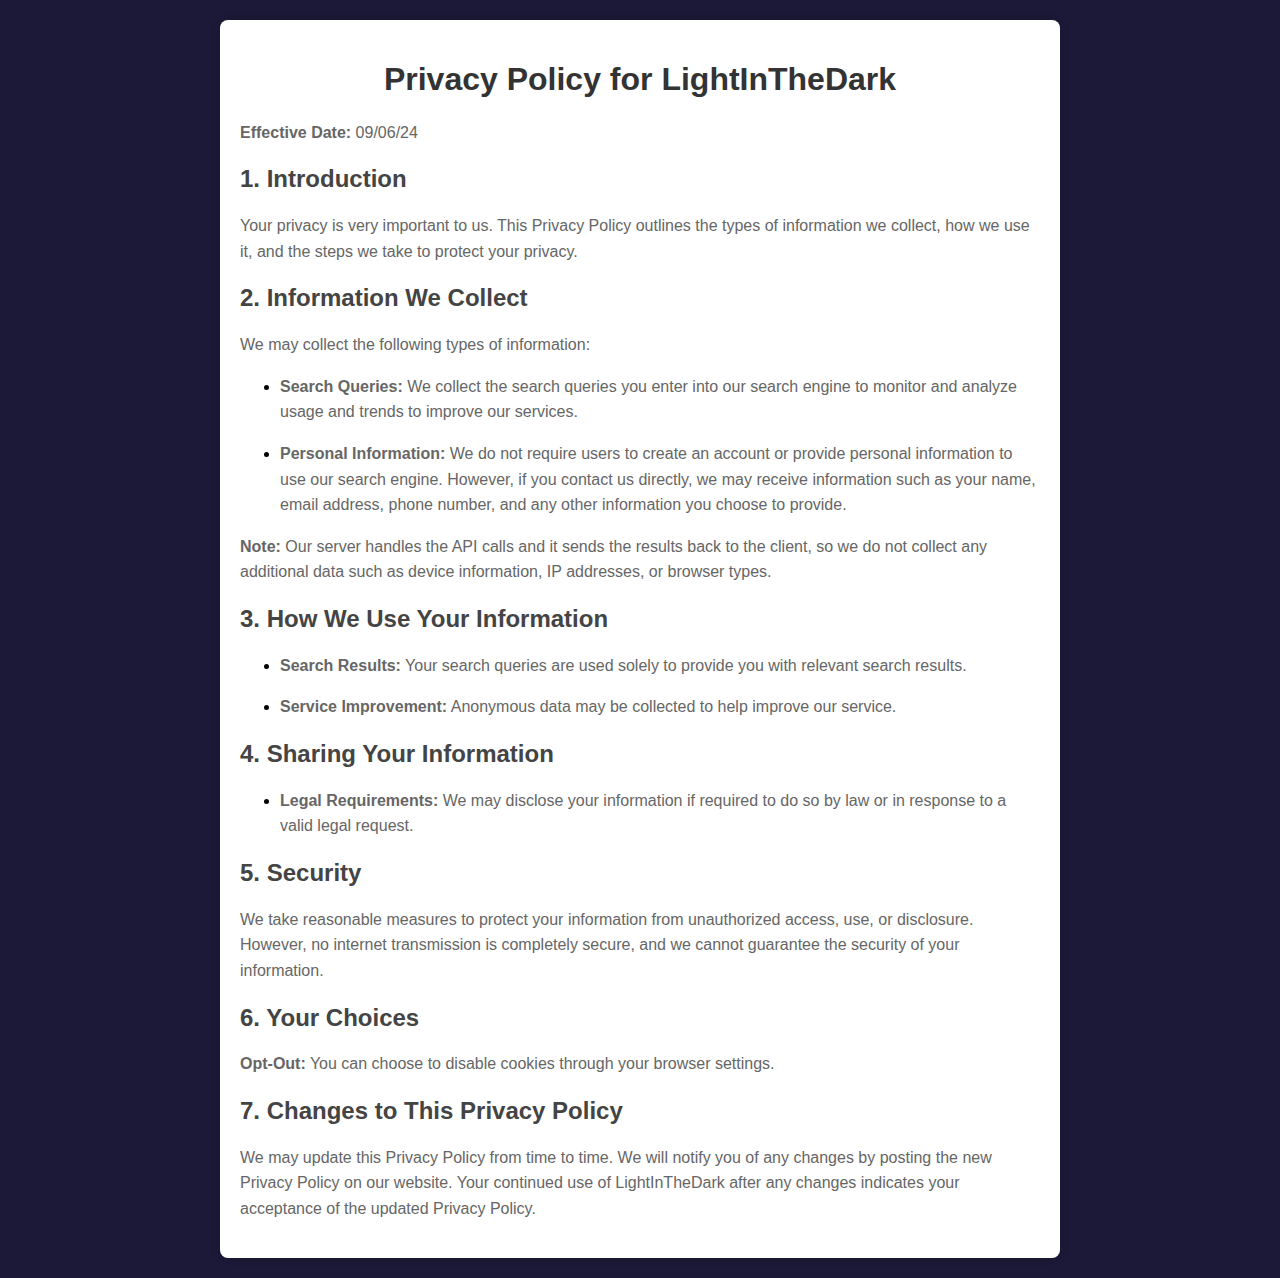
<file: templates/privacy-policy.html>
<!DOCTYPE html>
<html lang="en">
<head>
    <meta charset="UTF-8">
    <meta name="viewport" content="width=device-width, initial-scale=1.0">
    <title>Privacy Policy - LightInTheDark</title>
    <link rel="icon" type="image/x-icon" href="{{ url_for('static', filename='favicon.ico') }}">
    <style>
        body {
            font-family: Arial, sans-serif;
            margin: 0;
            padding: 20px;
            background-color: #1c1938;
        }
        .container {
            max-width: 800px;
            margin: 0 auto;
            background: #fff;
            padding: 20px;
            border-radius: 8px;
            box-shadow: 0 0 10px rgba(0, 0, 0, 0.1);
        }
        h1 {
            text-align: center;
            color: #333;
        }
        h2 {
            color: #444;
        }
        p {
            line-height: 1.6;
            color: #666;
        }
    </style>
</head>
<body>
    <div class="container">
        <h1>Privacy Policy for LightInTheDark</h1>
        <p><strong>Effective Date:</strong> 09/06/24</p>

        <h2>1. Introduction</h2>
        <p>Your privacy is very important to us. This Privacy Policy outlines the types of information we collect, how we use it, and the steps we take to protect your privacy.</p>

        <h2>2. Information We Collect</h2>
        <p>We may collect the following types of information:</p>
        <ul>
            <li>
                <p><strong>Search Queries:</strong> We collect the search queries you enter into our search engine to monitor and analyze usage and trends to improve our services.</p>
            </li>
            <li>
                <p><strong>Personal Information:</strong> We do not require users to create an account or provide personal information to use our search engine. However, if you contact us directly, we may receive information such as your name, email address, phone number, and any other information you choose to provide.
                </p>
            </li>
        </ul>
        <p><strong>Note: </strong>Our server handles the API calls and it sends the results back to the client, so we do not collect any additional data such as device information, IP addresses, or browser types.</p>
        <h2>3. How We Use Your Information</h2>
        <ul>
            <li>
                <p><strong>Search Results:</strong> Your search queries are used solely to provide you with relevant search results.</p>
            </li>
            <li>
                <p><strong>Service Improvement:</strong> Anonymous data may be collected to help improve our service.</p>
            </li>
        </ul>
        <h2>4. Sharing Your Information</h2>
        <ul>
            <li>
                <p><strong>Legal Requirements: </strong>We may disclose your information if required to do so by law or in response to a valid legal request.</p>
            </li>
        </ul>

        <h2>5. Security</h2>
        <p>We take reasonable measures to protect your information from unauthorized access, use, or disclosure. However, no internet transmission is completely secure, and we cannot guarantee the security of your information.
        </p>

        <h2>6. Your Choices</h2>
        <p><strong>Opt-Out:</strong> You can choose to disable cookies through your browser settings.</p>

        <h2>7. Changes to This Privacy Policy</h2>
        <p>We may update this Privacy Policy from time to time. We will notify you of any changes by posting the new Privacy Policy on our website. Your continued use of LightInTheDark after any changes indicates your acceptance of the updated Privacy Policy.
        </p>
    </div>
</body>
</html>
</file>
